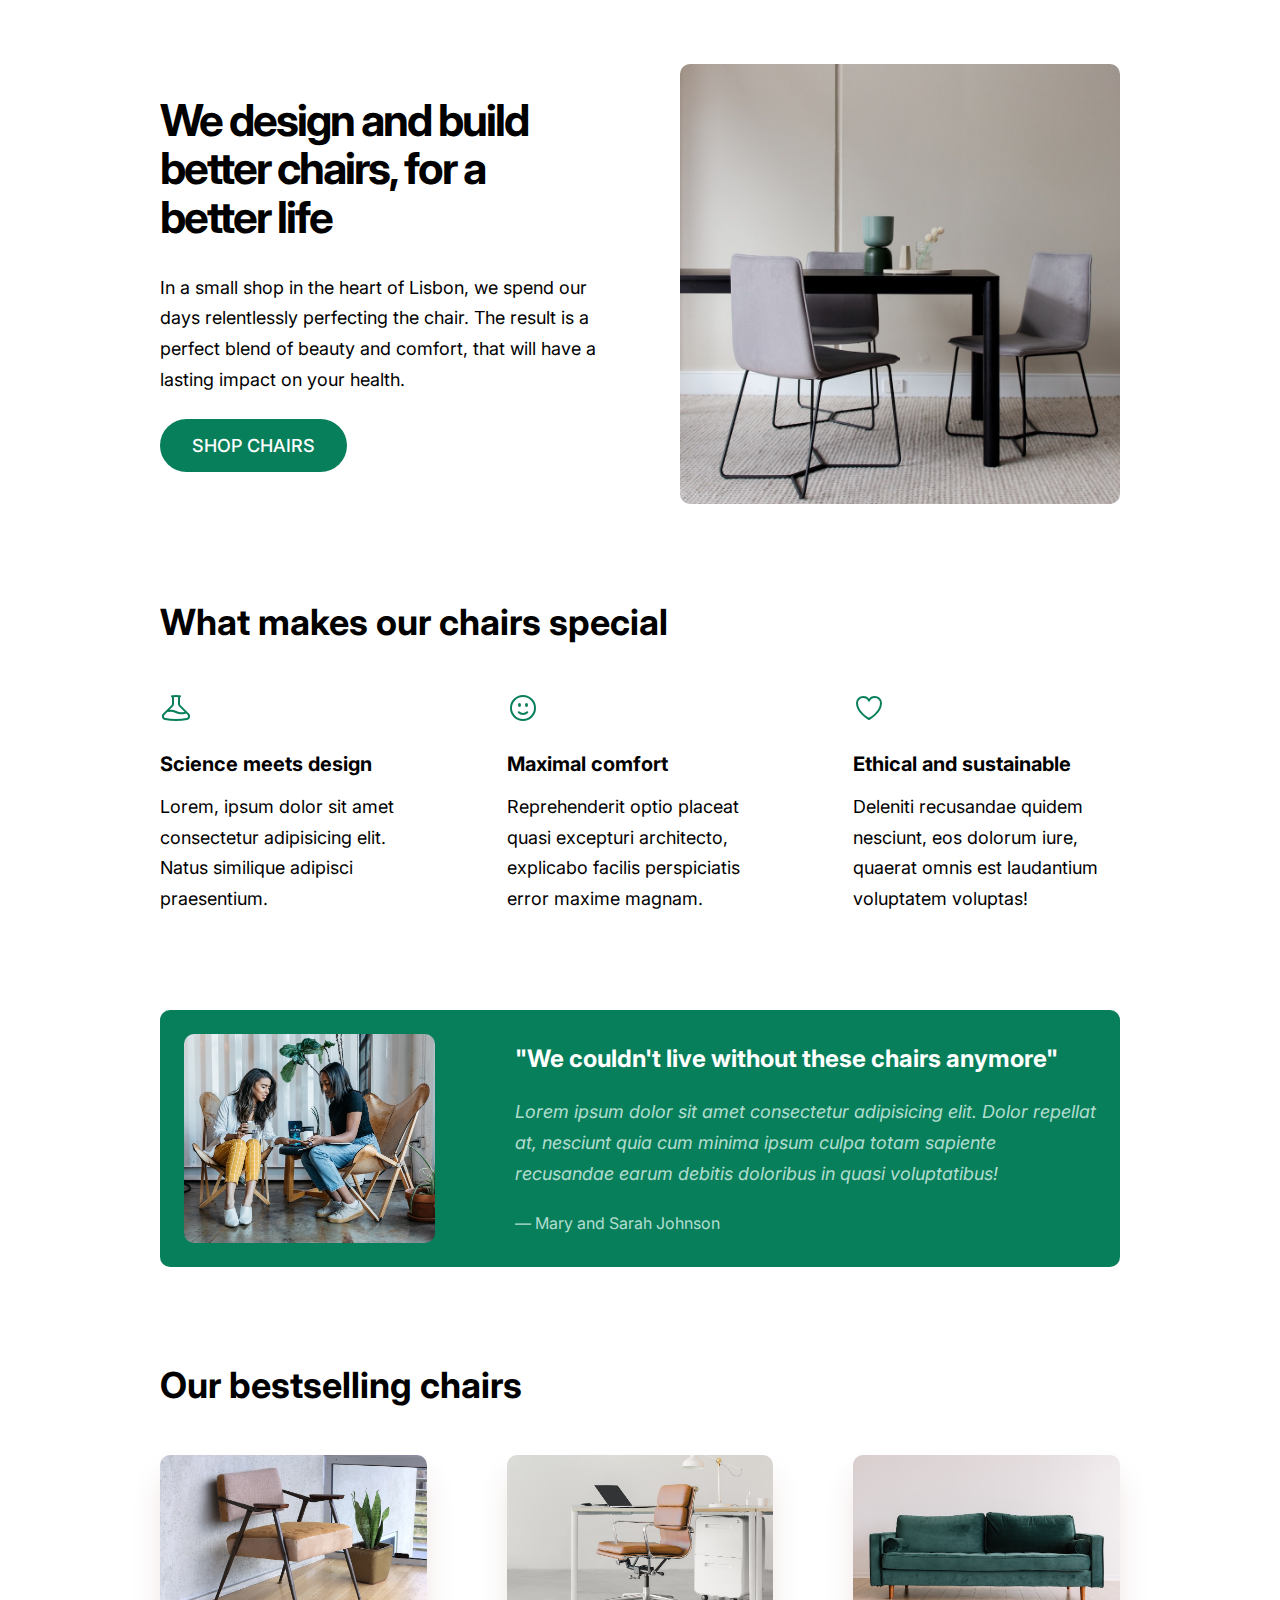
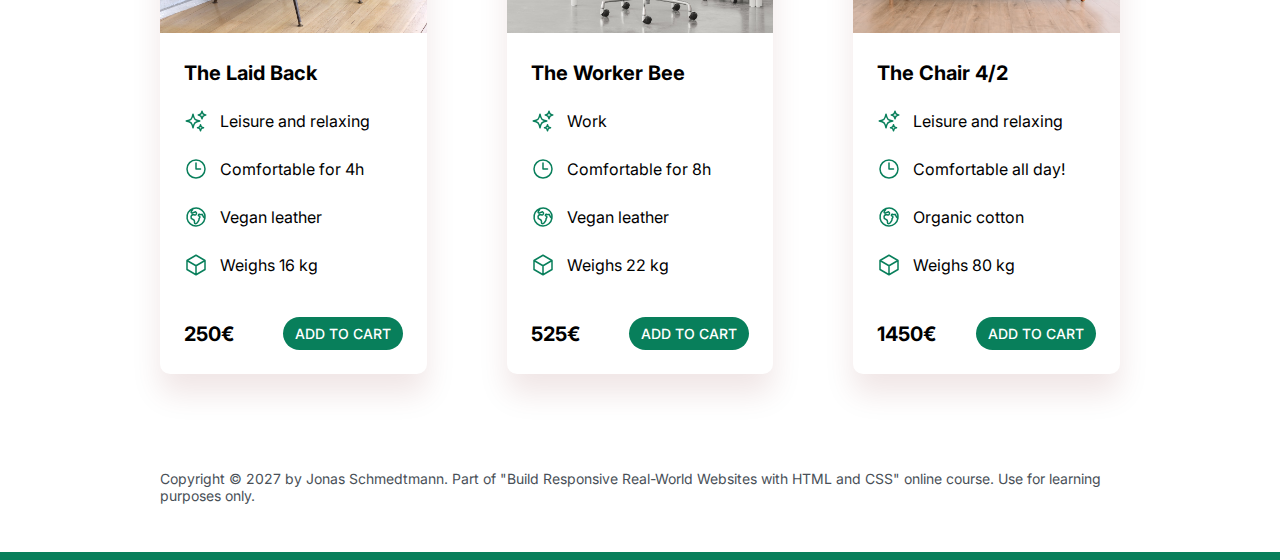
<file: 05-Design/index.html>
<!DOCTYPE html>
<html lang="en">
  <head>
    <meta charset="UTF-8" />
    <meta http-equiv="X-UA-Compatible" content="IE=edge" />
    <meta name="viewport" content="width=device-width, initial-scale=1.0" />
    <link rel="preconnect" href="https://fonts.googleapis.com" />

    <link
      href="https://fonts.googleapis.com/css2?family=Inter:wght@100..900&display=swap"
      rel="stylesheet"
    />
    <link rel="stylesheet" href="style.css" />
    <title>Lisbon Chair Shop</title>
  </head>
  <body>
    <div class="container">
      <header>
        <div class="header-text-box">
          <h1>We design and build better chairs, for a better life</h1>
          <p class="header-text">
            In a small shop in the heart of Lisbon, we spend our days
            relentlessly perfecting the chair. The result is a perfect blend of
            beauty and comfort, that will have a lasting impact on your health.
          </p>
          <a class="btn btn--big" href="#">Shop chairs</a>
        </div>
        <img src="hero.jpg" alt="Photo" />
      </header>

      <section>
        <h2>What makes our chairs special</h2>
        <div class="grid-3-cols">
          <div>
            <svg
              xmlns="http://www.w3.org/2000/svg"
              fill="none"
              viewBox="0 0 24 24"
              stroke-width="1.5"
              stroke="currentColor"
              class="features-icon"
            >
              <path
                stroke-linecap="round"
                stroke-linejoin="round"
                d="M9.75 3.104v5.714a2.25 2.25 0 0 1-.659 1.591L5 14.5M9.75 3.104c-.251.023-.501.05-.75.082m.75-.082a24.301 24.301 0 0 1 4.5 0m0 0v5.714c0 .597.237 1.17.659 1.591L19.8 15.3M14.25 3.104c.251.023.501.05.75.082M19.8 15.3l-1.57.393A9.065 9.065 0 0 1 12 15a9.065 9.065 0 0 0-6.23-.693L5 14.5m14.8.8 1.402 1.402c1.232 1.232.65 3.318-1.067 3.611A48.309 48.309 0 0 1 12 21c-2.773 0-5.491-.235-8.135-.687-1.718-.293-2.3-2.379-1.067-3.61L5 14.5"
              />
            </svg>

            <p class="features-title"><strong>Science meets design</strong></p>
            <p class="features-text">
              Lorem, ipsum dolor sit amet consectetur adipisicing elit. Natus
              similique adipisci praesentium.
            </p>
          </div>

          <div>
            <svg
              xmlns="http://www.w3.org/2000/svg"
              fill="none"
              viewBox="0 0 24 24"
              stroke-width="1.5"
              stroke="currentColor"
              class="features-icon"
            >
              <path
                stroke-linecap="round"
                stroke-linejoin="round"
                d="M15.182 15.182a4.5 4.5 0 0 1-6.364 0M21 12a9 9 0 1 1-18 0 9 9 0 0 1 18 0ZM9.75 9.75c0 .414-.168.75-.375.75S9 10.164 9 9.75 9.168 9 9.375 9s.375.336.375.75Zm-.375 0h.008v.015h-.008V9.75Zm5.625 0c0 .414-.168.75-.375.75s-.375-.336-.375-.75.168-.75.375-.75.375.336.375.75Zm-.375 0h.008v.015h-.008V9.75Z"
              />
            </svg>

            <p class="features-title">
              <strong>Maximal comfort</strong>
            </p>
            <p class="features-text">
              Reprehenderit optio placeat quasi excepturi architecto, explicabo
              facilis perspiciatis error maxime magnam.
            </p>
          </div>

          <div>
            <svg
              xmlns="http://www.w3.org/2000/svg"
              fill="none"
              viewBox="0 0 24 24"
              stroke-width="1.5"
              stroke="currentColor"
              class="features-icon"
            >
              <path
                stroke-linecap="round"
                stroke-linejoin="round"
                d="M21 8.25c0-2.485-2.099-4.5-4.688-4.5-1.935 0-3.597 1.126-4.312 2.733-.715-1.607-2.377-2.733-4.313-2.733C5.1 3.75 3 5.765 3 8.25c0 7.22 9 12 9 12s9-4.78 9-12Z"
              />
            </svg>

            <p class="features-title">
              <strong>Ethical and sustainable</strong>
            </p>
            <p class="features-text">
              Deleniti recusandae quidem nesciunt, eos dolorum iure, quaerat
              omnis est laudantium voluptatem voluptas!
            </p>
          </div>
        </div>
      </section>

      <section class="testimonial-section">
        <div class="grid-3-cols">
          <img src="customers.jpg" alt="People sitting on chairs" />
          <div class="testimonial-box">
            <h2>"We couldn't live without these chairs anymore"</h2>
            <blockquote class="testimonial-text">
              Lorem ipsum dolor sit amet consectetur adipisicing elit. Dolor
              repellat at, nesciunt quia cum minima ipsum culpa totam sapiente
              recusandae earum debitis doloribus in quasi voluptatibus!
            </blockquote>
            <p class="testimonial-author">&mdash; Mary and Sarah Johnson</p>
          </div>
        </div>
      </section>

      <section>
        <h2>Our bestselling chairs</h2>
        <div class="grid-3-cols">
          <figure class="chair">
            <img src="chair-1.jpg" alt="Chair" />
            <div class="chair-box">
              <h3>The Laid Back</h3>
              <ul class="chair-details">
                <li>
                  <svg
                    xmlns="http://www.w3.org/2000/svg"
                    fill="none"
                    viewBox="0 0 24 24"
                    stroke-width="1.5"
                    stroke="currentColor"
                    class="chair-icon"
                  >
                    <path
                      stroke-linecap="round"
                      stroke-linejoin="round"
                      d="M9.813 15.904 9 18.75l-.813-2.846a4.5 4.5 0 0 0-3.09-3.09L2.25 12l2.846-.813a4.5 4.5 0 0 0 3.09-3.09L9 5.25l.813 2.846a4.5 4.5 0 0 0 3.09 3.09L15.75 12l-2.846.813a4.5 4.5 0 0 0-3.09 3.09ZM18.259 8.715 18 9.75l-.259-1.035a3.375 3.375 0 0 0-2.455-2.456L14.25 6l1.036-.259a3.375 3.375 0 0 0 2.455-2.456L18 2.25l.259 1.035a3.375 3.375 0 0 0 2.456 2.456L21.75 6l-1.035.259a3.375 3.375 0 0 0-2.456 2.456ZM16.894 20.567 16.5 21.75l-.394-1.183a2.25 2.25 0 0 0-1.423-1.423L13.5 18.75l1.183-.394a2.25 2.25 0 0 0 1.423-1.423l.394-1.183.394 1.183a2.25 2.25 0 0 0 1.423 1.423l1.183.394-1.183.394a2.25 2.25 0 0 0-1.423 1.423Z"
                    />
                  </svg>

                  <!-- Span is a generic INLINE text element, it doesn't have any meaning. It's like a div element, but inline -->
                  <span>Leisure and relaxing</span>
                </li>
                <li>
                  <svg
                    xmlns="http://www.w3.org/2000/svg"
                    fill="none"
                    viewBox="0 0 24 24"
                    stroke-width="1.5"
                    stroke="currentColor"
                    class="chair-icon"
                  >
                    <path
                      stroke-linecap="round"
                      stroke-linejoin="round"
                      d="M12 6v6h4.5m4.5 0a9 9 0 1 1-18 0 9 9 0 0 1 18 0Z"
                    />
                  </svg>

                  <span>Comfortable for 4h</span>
                </li>
                <li>
                  <svg
                    xmlns="http://www.w3.org/2000/svg"
                    fill="none"
                    viewBox="0 0 24 24"
                    stroke-width="1.5"
                    stroke="currentColor"
                    class="chair-icon"
                  >
                    <path
                      stroke-linecap="round"
                      stroke-linejoin="round"
                      d="m20.893 13.393-1.135-1.135a2.252 2.252 0 0 1-.421-.585l-1.08-2.16a.414.414 0 0 0-.663-.107.827.827 0 0 1-.812.21l-1.273-.363a.89.89 0 0 0-.738 1.595l.587.39c.59.395.674 1.23.172 1.732l-.2.2c-.212.212-.33.498-.33.796v.41c0 .409-.11.809-.32 1.158l-1.315 2.191a2.11 2.11 0 0 1-1.81 1.025 1.055 1.055 0 0 1-1.055-1.055v-1.172c0-.92-.56-1.747-1.414-2.089l-.655-.261a2.25 2.25 0 0 1-1.383-2.46l.007-.042a2.25 2.25 0 0 1 .29-.787l.09-.15a2.25 2.25 0 0 1 2.37-1.048l1.178.236a1.125 1.125 0 0 0 1.302-.795l.208-.73a1.125 1.125 0 0 0-.578-1.315l-.665-.332-.091.091a2.25 2.25 0 0 1-1.591.659h-.18c-.249 0-.487.1-.662.274a.931.931 0 0 1-1.458-1.137l1.411-2.353a2.25 2.25 0 0 0 .286-.76m11.928 9.869A9 9 0 0 0 8.965 3.525m11.928 9.868A9 9 0 1 1 8.965 3.525"
                    />
                  </svg>

                  <span>Vegan leather</span>
                </li>
                <li>
                  <svg
                    xmlns="http://www.w3.org/2000/svg"
                    fill="none"
                    viewBox="0 0 24 24"
                    stroke-width="1.5"
                    stroke="currentColor"
                    class="chair-icon"
                  >
                    <path
                      stroke-linecap="round"
                      stroke-linejoin="round"
                      d="m21 7.5-9-5.25L3 7.5m18 0-9 5.25m9-5.25v9l-9 5.25M3 7.5l9 5.25M3 7.5v9l9 5.25m0-9v9"
                    />
                  </svg>

                  <span>Weighs 16 kg</span>
                </li>
              </ul>
              <div class="chair-price">
                <strong>250€</strong>
                <a href="#" class="btn btn--small">Add to cart</a>
              </div>
            </div>
          </figure>

          <figure class="chair">
            <img src="chair-2.jpg" alt="Chair" />
            <div class="chair-box">
              <h3>The Worker Bee</h3>
              <ul class="chair-details">
                <li>
                  <svg
                    xmlns="http://www.w3.org/2000/svg"
                    fill="none"
                    viewBox="0 0 24 24"
                    stroke-width="1.5"
                    stroke="currentColor"
                    class="chair-icon"
                  >
                    <path
                      stroke-linecap="round"
                      stroke-linejoin="round"
                      d="M9.813 15.904 9 18.75l-.813-2.846a4.5 4.5 0 0 0-3.09-3.09L2.25 12l2.846-.813a4.5 4.5 0 0 0 3.09-3.09L9 5.25l.813 2.846a4.5 4.5 0 0 0 3.09 3.09L15.75 12l-2.846.813a4.5 4.5 0 0 0-3.09 3.09ZM18.259 8.715 18 9.75l-.259-1.035a3.375 3.375 0 0 0-2.455-2.456L14.25 6l1.036-.259a3.375 3.375 0 0 0 2.455-2.456L18 2.25l.259 1.035a3.375 3.375 0 0 0 2.456 2.456L21.75 6l-1.035.259a3.375 3.375 0 0 0-2.456 2.456ZM16.894 20.567 16.5 21.75l-.394-1.183a2.25 2.25 0 0 0-1.423-1.423L13.5 18.75l1.183-.394a2.25 2.25 0 0 0 1.423-1.423l.394-1.183.394 1.183a2.25 2.25 0 0 0 1.423 1.423l1.183.394-1.183.394a2.25 2.25 0 0 0-1.423 1.423Z"
                    />
                  </svg>
                  <span>Work</span>
                </li>
                <li>
                  <svg
                    xmlns="http://www.w3.org/2000/svg"
                    fill="none"
                    viewBox="0 0 24 24"
                    stroke-width="1.5"
                    stroke="currentColor"
                    class="chair-icon"
                  >
                    <path
                      stroke-linecap="round"
                      stroke-linejoin="round"
                      d="M12 6v6h4.5m4.5 0a9 9 0 1 1-18 0 9 9 0 0 1 18 0Z"
                    /></svg
                  ><span>Comfortable for 8h</span>
                </li>
                <li>
                  <svg
                    xmlns="http://www.w3.org/2000/svg"
                    fill="none"
                    viewBox="0 0 24 24"
                    stroke-width="1.5"
                    stroke="currentColor"
                    class="chair-icon"
                  >
                    <path
                      stroke-linecap="round"
                      stroke-linejoin="round"
                      d="m20.893 13.393-1.135-1.135a2.252 2.252 0 0 1-.421-.585l-1.08-2.16a.414.414 0 0 0-.663-.107.827.827 0 0 1-.812.21l-1.273-.363a.89.89 0 0 0-.738 1.595l.587.39c.59.395.674 1.23.172 1.732l-.2.2c-.212.212-.33.498-.33.796v.41c0 .409-.11.809-.32 1.158l-1.315 2.191a2.11 2.11 0 0 1-1.81 1.025 1.055 1.055 0 0 1-1.055-1.055v-1.172c0-.92-.56-1.747-1.414-2.089l-.655-.261a2.25 2.25 0 0 1-1.383-2.46l.007-.042a2.25 2.25 0 0 1 .29-.787l.09-.15a2.25 2.25 0 0 1 2.37-1.048l1.178.236a1.125 1.125 0 0 0 1.302-.795l.208-.73a1.125 1.125 0 0 0-.578-1.315l-.665-.332-.091.091a2.25 2.25 0 0 1-1.591.659h-.18c-.249 0-.487.1-.662.274a.931.931 0 0 1-1.458-1.137l1.411-2.353a2.25 2.25 0 0 0 .286-.76m11.928 9.869A9 9 0 0 0 8.965 3.525m11.928 9.868A9 9 0 1 1 8.965 3.525"
                    /></svg
                  ><span>Vegan leather</span>
                </li>
                <li>
                  <svg
                    xmlns="http://www.w3.org/2000/svg"
                    fill="none"
                    viewBox="0 0 24 24"
                    stroke-width="1.5"
                    stroke="currentColor"
                    class="chair-icon"
                  >
                    <path
                      stroke-linecap="round"
                      stroke-linejoin="round"
                      d="m21 7.5-9-5.25L3 7.5m18 0-9 5.25m9-5.25v9l-9 5.25M3 7.5l9 5.25M3 7.5v9l9 5.25m0-9v9"
                    /></svg
                  ><span>Weighs 22 kg</span>
                </li>
              </ul>
              <div class="chair-price">
                <strong>525€</strong>
                <a href="#" class="btn btn--small">Add to cart</a>
              </div>
            </div>
          </figure>

          <figure class="chair">
            <img src="chair-3.jpg" alt="Chair" />
            <div class="chair-box">
              <h3>The Chair 4/2</h3>
              <ul class="chair-details">
                <li>
                  <svg
                    xmlns="http://www.w3.org/2000/svg"
                    fill="none"
                    viewBox="0 0 24 24"
                    stroke-width="1.5"
                    stroke="currentColor"
                    class="chair-icon"
                  >
                    <path
                      stroke-linecap="round"
                      stroke-linejoin="round"
                      d="M9.813 15.904 9 18.75l-.813-2.846a4.5 4.5 0 0 0-3.09-3.09L2.25 12l2.846-.813a4.5 4.5 0 0 0 3.09-3.09L9 5.25l.813 2.846a4.5 4.5 0 0 0 3.09 3.09L15.75 12l-2.846.813a4.5 4.5 0 0 0-3.09 3.09ZM18.259 8.715 18 9.75l-.259-1.035a3.375 3.375 0 0 0-2.455-2.456L14.25 6l1.036-.259a3.375 3.375 0 0 0 2.455-2.456L18 2.25l.259 1.035a3.375 3.375 0 0 0 2.456 2.456L21.75 6l-1.035.259a3.375 3.375 0 0 0-2.456 2.456ZM16.894 20.567 16.5 21.75l-.394-1.183a2.25 2.25 0 0 0-1.423-1.423L13.5 18.75l1.183-.394a2.25 2.25 0 0 0 1.423-1.423l.394-1.183.394 1.183a2.25 2.25 0 0 0 1.423 1.423l1.183.394-1.183.394a2.25 2.25 0 0 0-1.423 1.423Z"
                    />
                  </svg>
                  <span>Leisure and relaxing</span>
                </li>
                <li>
                  <svg
                    xmlns="http://www.w3.org/2000/svg"
                    fill="none"
                    viewBox="0 0 24 24"
                    stroke-width="1.5"
                    stroke="currentColor"
                    class="chair-icon"
                  >
                    <path
                      stroke-linecap="round"
                      stroke-linejoin="round"
                      d="M12 6v6h4.5m4.5 0a9 9 0 1 1-18 0 9 9 0 0 1 18 0Z"
                    /></svg
                  ><span>Comfortable all day!</span>
                </li>
                <li>
                  <svg
                    xmlns="http://www.w3.org/2000/svg"
                    fill="none"
                    viewBox="0 0 24 24"
                    stroke-width="1.5"
                    stroke="currentColor"
                    class="chair-icon"
                  >
                    <path
                      stroke-linecap="round"
                      stroke-linejoin="round"
                      d="m20.893 13.393-1.135-1.135a2.252 2.252 0 0 1-.421-.585l-1.08-2.16a.414.414 0 0 0-.663-.107.827.827 0 0 1-.812.21l-1.273-.363a.89.89 0 0 0-.738 1.595l.587.39c.59.395.674 1.23.172 1.732l-.2.2c-.212.212-.33.498-.33.796v.41c0 .409-.11.809-.32 1.158l-1.315 2.191a2.11 2.11 0 0 1-1.81 1.025 1.055 1.055 0 0 1-1.055-1.055v-1.172c0-.92-.56-1.747-1.414-2.089l-.655-.261a2.25 2.25 0 0 1-1.383-2.46l.007-.042a2.25 2.25 0 0 1 .29-.787l.09-.15a2.25 2.25 0 0 1 2.37-1.048l1.178.236a1.125 1.125 0 0 0 1.302-.795l.208-.73a1.125 1.125 0 0 0-.578-1.315l-.665-.332-.091.091a2.25 2.25 0 0 1-1.591.659h-.18c-.249 0-.487.1-.662.274a.931.931 0 0 1-1.458-1.137l1.411-2.353a2.25 2.25 0 0 0 .286-.76m11.928 9.869A9 9 0 0 0 8.965 3.525m11.928 9.868A9 9 0 1 1 8.965 3.525"
                    /></svg
                  ><span>Organic cotton</span>
                </li>
                <li>
                  <svg
                    xmlns="http://www.w3.org/2000/svg"
                    fill="none"
                    viewBox="0 0 24 24"
                    stroke-width="1.5"
                    stroke="currentColor"
                    class="chair-icon"
                  >
                    <path
                      stroke-linecap="round"
                      stroke-linejoin="round"
                      d="m21 7.5-9-5.25L3 7.5m18 0-9 5.25m9-5.25v9l-9 5.25M3 7.5l9 5.25M3 7.5v9l9 5.25m0-9v9"
                    /></svg
                  ><span>Weighs 80 kg</span>
                </li>
              </ul>
              <div class="chair-price">
                <strong>1450€</strong>
                <a href="#" class="btn btn--small">Add to cart</a>
              </div>
            </div>
          </figure>
        </div>
      </section>

      <footer>
        Copyright &copy; 2027 by Jonas Schmedtmann. Part of "Build Responsive
        Real-World Websites with HTML and CSS" online course. Use for learning
        purposes only.
      </footer>
    </div>
  </body>
</html>
</file>
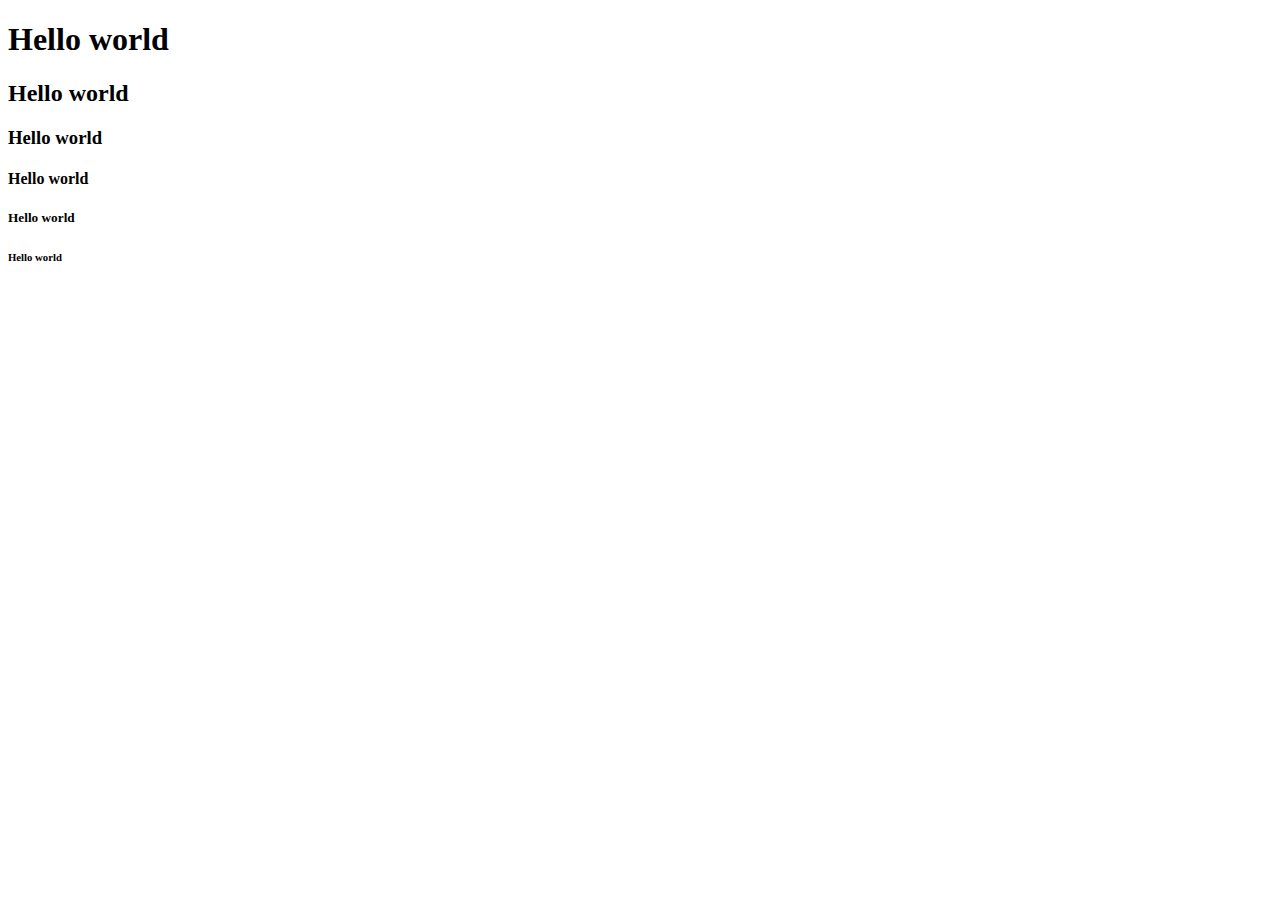
<file: first_website/index.html>
<!DOCTYPE html>
<html>
  <head>
    <title>My first HTML page</title>
  </head>
  <body>
    <h1>Hello world</h1>
    <h2>Hello world</h2>
    <h3>Hello world</h3>
    <h4>Hello world</h4>
    <h5>Hello world</h5>
    <h6>Hello world</h6>
  </body>
</html>
</file>
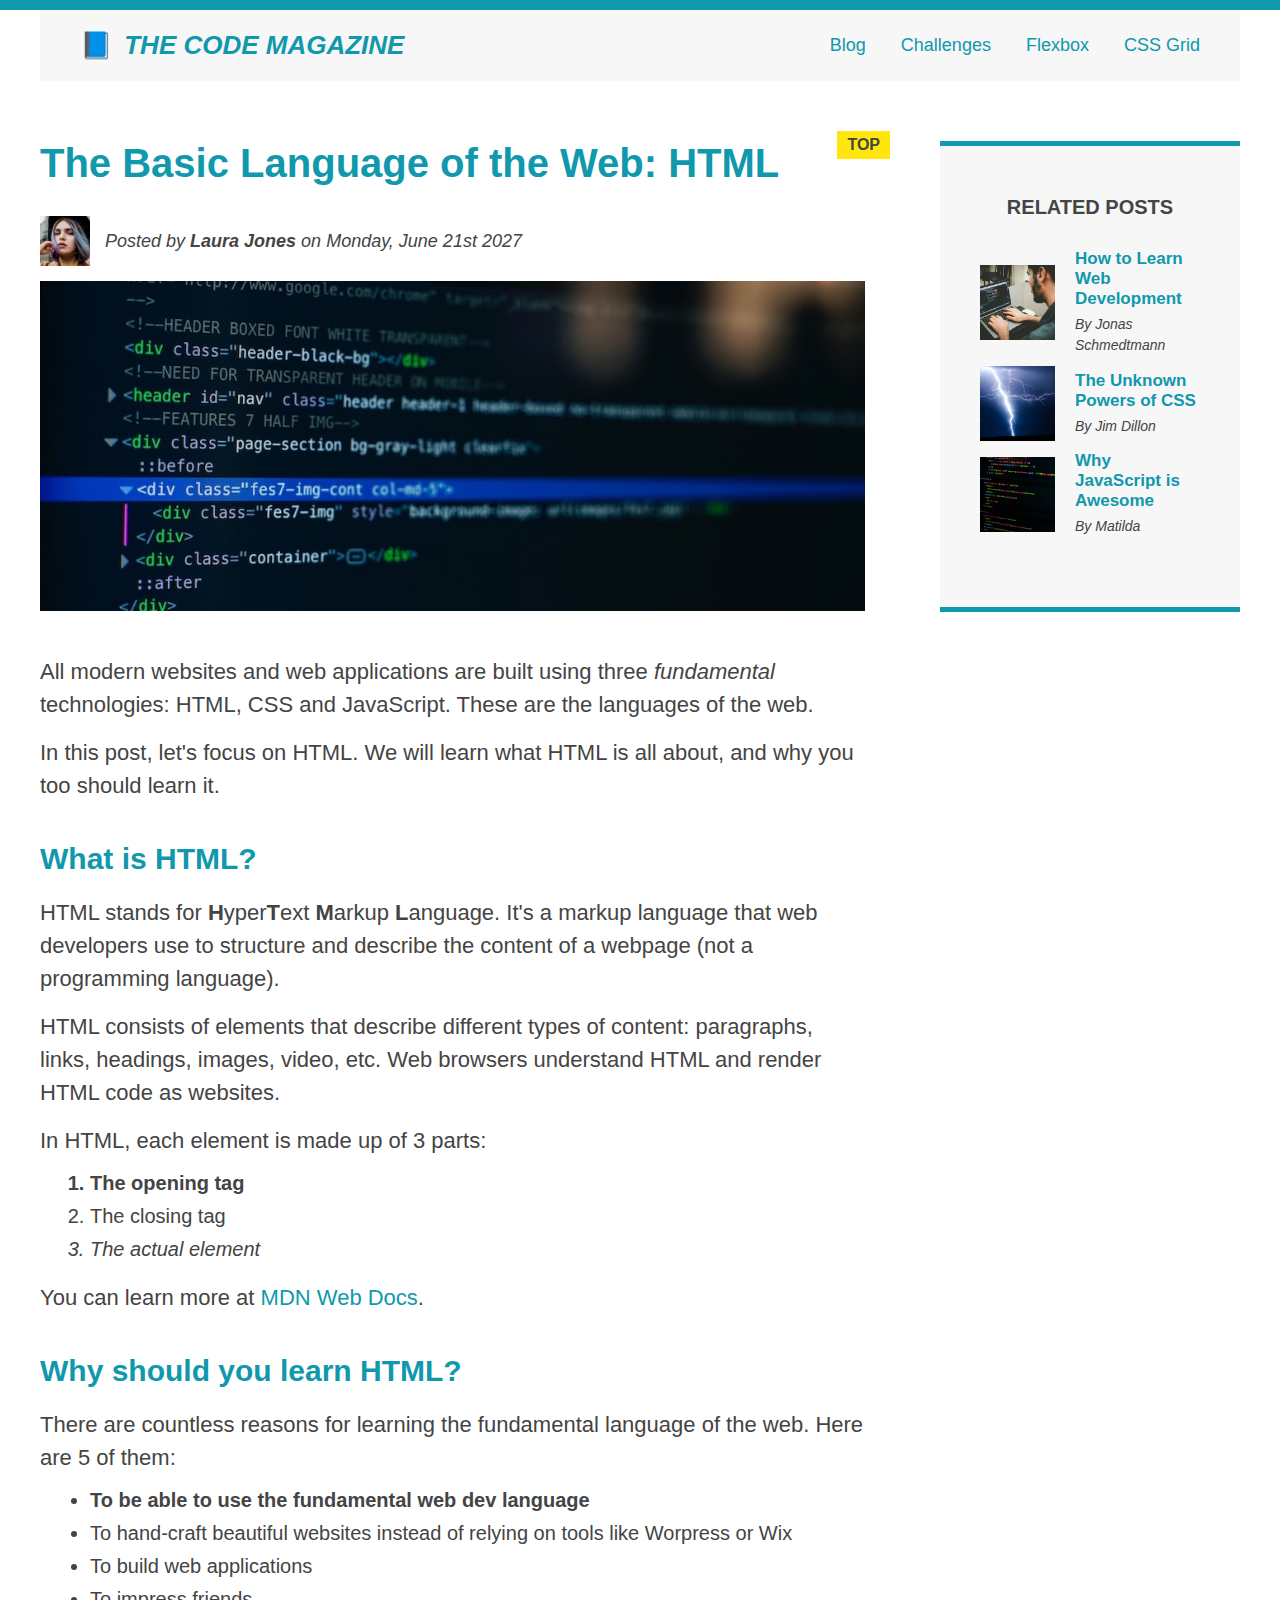
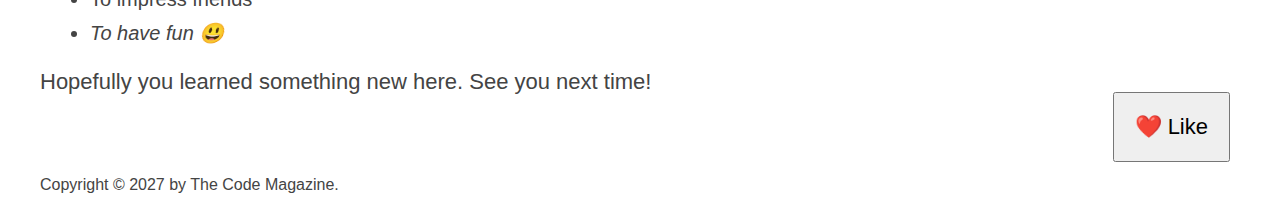
<file: Section-03/index.html>
<!DOCTYPE html>
<html lang="en">
  <head>
    <meta charset="UTF-8" />
    <link href="styles.css" rel="stylesheet" />

    <title>The Basic Language of the Web: HTML</title>
  </head>

  <body>
    <!--
    <h1>The Basic Language of the Web: HTML</h1>
    <h2>The Basic Language of the Web: HTML</h2>
    <h3>The Basic Language of the Web: HTML</h3>
    <h4>The Basic Language of the Web: HTML</h4>
    <h5>The Basic Language of the Web: HTML</h5>
    <h6>The Basic Language of the Web: HTML</h6>
    -->

    <div class="container">
      <header class="main-header">
        <h1>📘 The Code Magazine</h1>

        <nav>
          <!-- <strong>This is the navigation</strong> -->
          <a href="blog.html">Blog</a>
          <a href="#">Challenges</a>
          <a href="flexbox.html">Flexbox</a>
          <a href="css-grid.html">CSS Grid</a>
        </nav>
      </header>

      <!-- <div class="row"> -->
      <article>
        <header class="post-header">
          <h2>The Basic Language of the Web: HTML</h2>

          <div class="author-box">
            <img
              src="img/laura-jones.jpg"
              alt="Headshot of Laura Jones"
              height="50"
              width="50"
            />
            <p class="author">
              Posted by <strong>Laura Jones</strong> on Monday, June 21st 2027
            </p>
          </div>
          <img
            src="img/post-img.jpg"
            alt="HTML code on a screen"
            width="500"
            height="200"
            class="post-img"
          />
          <button>❤️ Like</button>
        </header>

        <p>
          All modern websites and web applications are built using three
          <em>fundamental</em>
          technologies: HTML, CSS and JavaScript. These are the languages of the
          web.
        </p>

        <p>
          In this post, let's focus on HTML. We will learn what HTML is all
          about, and why you too should learn it.
        </p>

        <h3>What is HTML?</h3>
        <p>
          HTML stands for <strong>H</strong>yper<strong>T</strong>ext
          <strong>M</strong>arkup <strong>L</strong>anguage. It's a markup
          language that web developers use to structure and describe the content
          of a webpage (not a programming language).
        </p>
        <p>
          HTML consists of elements that describe different types of content:
          paragraphs, links, headings, images, video, etc. Web browsers
          understand HTML and render HTML code as websites.
        </p>
        <p>In HTML, each element is made up of 3 parts:</p>

        <ol>
          <li class="first-li">The opening tag</li>
          <li>The closing tag</li>
          <li>The actual element</li>
        </ol>

        <p>
          You can learn more at
          <a
            href="https://developer.mozilla.org/en-US/docs/Web/HTML"
            target="_blank"
            >MDN Web Docs</a
          >.
        </p>

        <h3>Why should you learn HTML?</h3>

        <p>
          There are countless reasons for learning the fundamental language of
          the web. Here are 5 of them:
        </p>

        <ul>
          <li class="first-li">
            To be able to use the fundamental web dev language
          </li>
          <li>
            To hand-craft beautiful websites instead of relying on tools like
            Worpress or Wix
          </li>
          <li>To build web applications</li>
          <li>To impress friends</li>
          <li>To have fun 😃</li>
        </ul>

        <p>Hopefully you learned something new here. See you next time!</p>
      </article>
      <aside>
        <h4>Related posts</h4>

        <ul class="related">
          <li class="related-post">
            <img
              src="img/related-1.jpg"
              alt="Person programming"
              width="75"
              height="75"
            />
            <div>
              <a href="#" class="related-link">How to Learn Web Development</a>
              <p class="related-author">By Jonas Schmedtmann</p>
            </div>
          </li>
          <li class="related-post">
            <img
              src="img/related-2.jpg"
              alt="Lightning"
              width="75"
              height="75"
            />
            <div>
              <a href="#" class="related-link">The Unknown Powers of CSS</a>
              <p class="related-author">By Jim Dillon</p>
            </div>
          </li>
          <li class="related-post">
            <img
              src="img/related-3.jpg"
              alt="JavaScript code on a screen"
              width="75"
              height="75"
            />
            <div>
              <a href="#" class="related-link">Why JavaScript is Awesome</a>
              <p class="related-author">By Matilda</p>
            </div>
          </li>
        </ul>
      </aside>
      <!-- </div> -->
      <footer>
        <p id="copyright" class="copyright text">
          Copyright &copy; 2027 by The Code Magazine.
        </p>
      </footer>
    </div>
  </body>
</html>
</file>
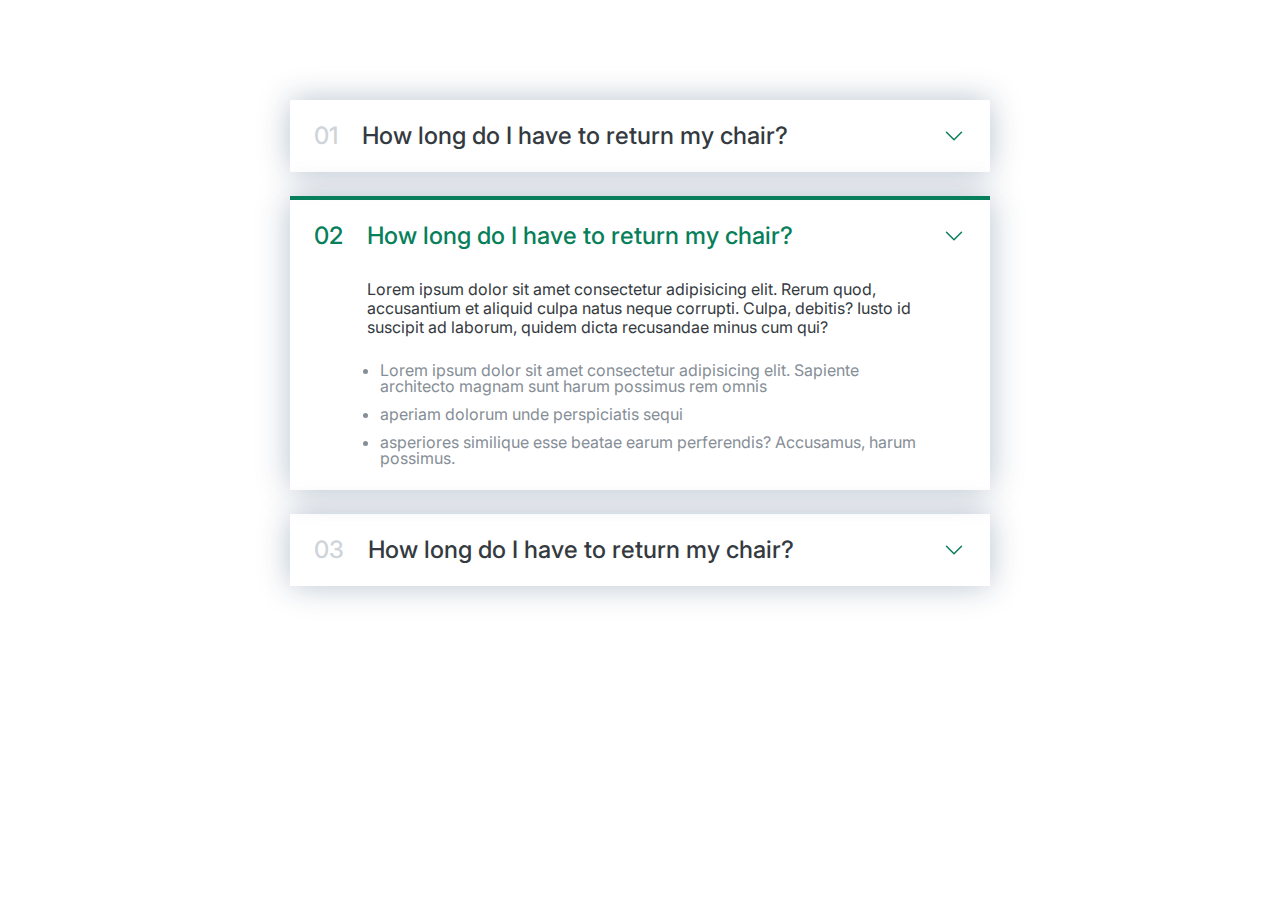
<file: 06-Components/01-accordion.html>
<!DOCTYPE html>
<html lang="en">
  <head>
    <meta charset="UTF-8" />
    <meta name="viewport" content="width=device-width, initial-scale=1.0" />
    <link
      href="https://fonts.googleapis.com/css2?family=Inter:wght@100..900&display=swap"
      rel="stylesheet"
    />
    <title>Accordion Component</title>
    <style>
      /*
                SPACING SYSTEM (px)
                2 / 4 / 8 / 12 / 16 / 24 / 32 / 48 / 64 / 80 / 96 / 128

                FONT SIZE SYSTEM (px)
                10 / 12 / 14 / 16 / 18 / 20 / 24 / 30 / 36 / 44 / 52 / 62 / 74 / 86 / 98
                */

      /*
                MAIN COLOR: #087f5b
                GREY COLOR: #343a40
                */

      * {
        margin: 0;
        padding: 0;
        box-sizing: border-box;
      }

      /* ------------------------ */
      /* GENERAL STYLES */
      /* ------------------------ */
      body {
        font-family: "Inter", sans-serif;
        color: #343a40;
        line-height: 1;
      }

      .accordion {
        width: 700px;
        margin: 100px auto;
        display: flex;
        flex-direction: column;
        gap: 24px;
      }

      .item {
        box-shadow: #072f5849 0px 0px 32px;
        padding: 24px;
        display: grid;
        grid-template-columns: auto 1fr auto;
        column-gap: 24px;
        row-gap: 32px;
        align-items: center;
      }
      .number,
      .text {
        font-size: 24px;
        font-weight: 500;
        /* color: #087f5b; */
      }

      .number {
        color: #ced4da;
      }
      .text {
      }
      .icon {
        width: 24px;
        height: 24px;
        stroke: #087f5b;
      }
      .hidden-box {
        display: none;
        grid-column: 2;
      }
      .hidden-box p {
        line-height: 1.2;
        margin-bottom: 24px;
      }

      .hidden-box ul {
        color: #868e96;
        margin-left: 13px;
        display: flex;
        flex-direction: column;
        gap: 12px;
      }

      .open {
        border-top: 4px solid #087f5b;
      }

      .open .hidden-box {
        display: block;
      }

      .open .number,
      .open .text {
        color: #087f5b;
      }
    </style>
  </head>
  <body>
    <div class="accordion">
      <div class="item">
        <p class="number">01</p>
        <p class="text">How long do I have to return my chair?</p>
        <svg
          xmlns="http://www.w3.org/2000/svg"
          fill="none"
          viewBox="0 0 24 24"
          stroke-width="1.5"
          stroke="currentColor"
          class="icon"
        >
          <path
            stroke-linecap="round"
            stroke-linejoin="round"
            d="m19.5 8.25-7.5 7.5-7.5-7.5"
          />
        </svg>
        <div class="hidden-box">
          <p>
            Lorem ipsum dolor sit amet consectetur adipisicing elit. Rerum quod,
            accusantium et aliquid culpa natus neque corrupti. Culpa, debitis?
            Iusto id suscipit ad laborum, quidem dicta recusandae minus cum qui?
          </p>
          <ul>
            <li>
              Lorem ipsum dolor sit amet consectetur adipisicing elit. Sapiente
              architecto magnam sunt harum possimus rem omnis
            </li>
            <li>aperiam dolorum unde perspiciatis sequi</li>
            <li>
              asperiores similique esse beatae earum perferendis? Accusamus,
              harum possimus.
            </li>
          </ul>
        </div>
      </div>
      <div class="item open">
        <p class="number">02</p>
        <p class="text">How long do I have to return my chair?</p>
        <svg
          xmlns="http://www.w3.org/2000/svg"
          fill="none"
          viewBox="0 0 24 24"
          stroke-width="1.5"
          stroke="currentColor"
          class="icon"
        >
          <path
            stroke-linecap="round"
            stroke-linejoin="round"
            d="m19.5 8.25-7.5 7.5-7.5-7.5"
          />
        </svg>
        <div class="hidden-box">
          <p>
            Lorem ipsum dolor sit amet consectetur adipisicing elit. Rerum quod,
            accusantium et aliquid culpa natus neque corrupti. Culpa, debitis?
            Iusto id suscipit ad laborum, quidem dicta recusandae minus cum qui?
          </p>
          <ul>
            <li>
              Lorem ipsum dolor sit amet consectetur adipisicing elit. Sapiente
              architecto magnam sunt harum possimus rem omnis
            </li>
            <li>aperiam dolorum unde perspiciatis sequi</li>
            <li>
              asperiores similique esse beatae earum perferendis? Accusamus,
              harum possimus.
            </li>
          </ul>
        </div>
      </div>
      <div class="item">
        <p class="number">03</p>
        <p class="text">How long do I have to return my chair?</p>
        <svg
          xmlns="http://www.w3.org/2000/svg"
          fill="none"
          viewBox="0 0 24 24"
          stroke-width="1.5"
          stroke="currentColor"
          class="icon"
        >
          <path
            stroke-linecap="round"
            stroke-linejoin="round"
            d="m19.5 8.25-7.5 7.5-7.5-7.5"
          />
        </svg>
        <div class="hidden-box">
          <p>
            Lorem ipsum dolor sit amet consectetur adipisicing elit. Rerum quod,
            accusantium et aliquid culpa natus neque corrupti. Culpa, debitis?
            Iusto id suscipit ad laborum, quidem dicta recusandae minus cum qui?
          </p>
          <ul>
            <li>
              Lorem ipsum dolor sit amet consectetur adipisicing elit. Sapiente
              architecto magnam sunt harum possimus rem omnis
            </li>
            <li>aperiam dolorum unde perspiciatis sequi</li>
            <li>
              asperiores similique esse beatae earum perferendis? Accusamus,
              harum possimus.
            </li>
          </ul>
        </div>
      </div>
    </div>
  </body>
</html>
</file>
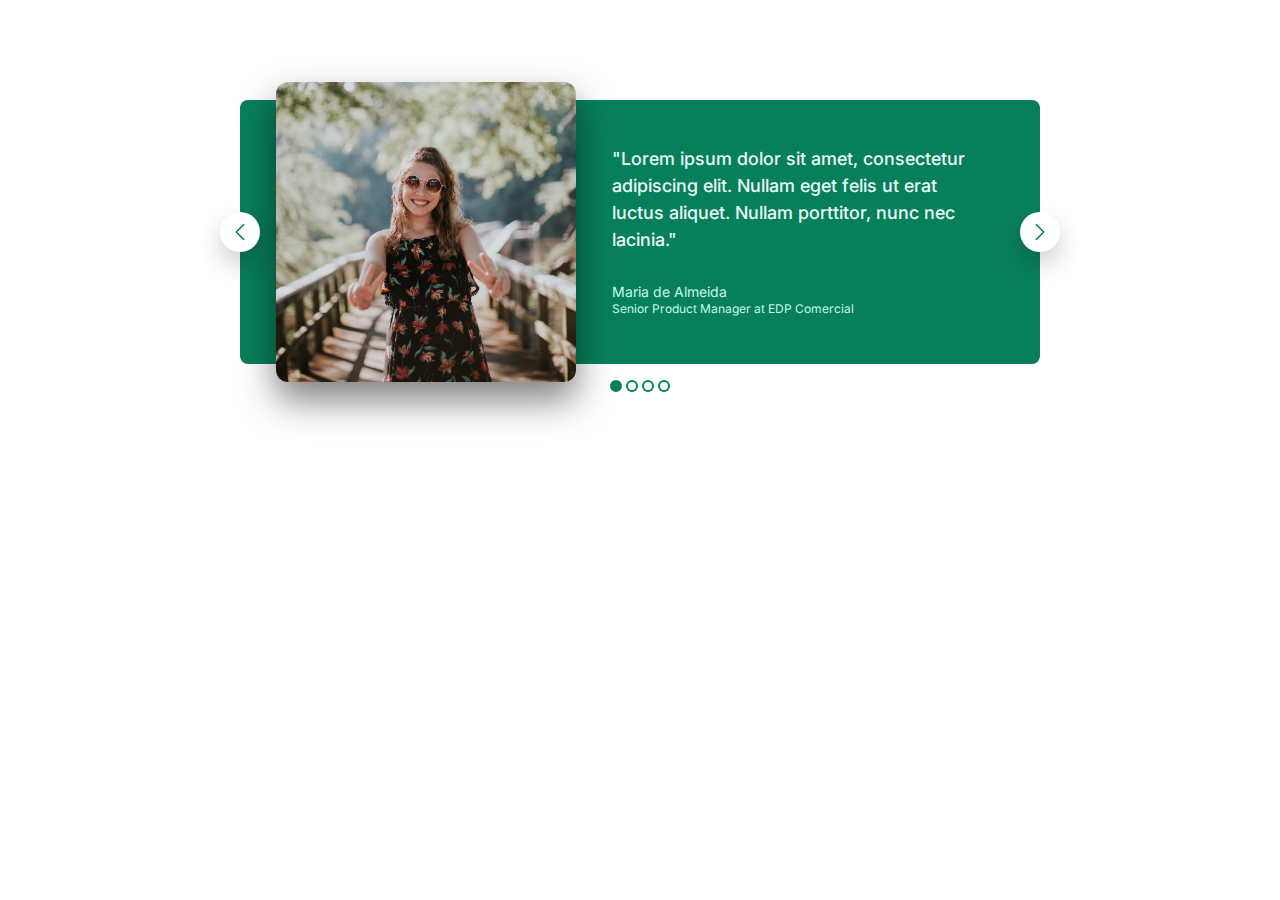
<file: 06-Components/02-carousel.html>
<!DOCTYPE html>
<html lang="en">
  <head>
    <meta charset="UTF-8" />
    <meta name="viewport" content="width=device-width, initial-scale=1.0" />
    <link
      href="https://fonts.googleapis.com/css2?family=Inter:wght@100..900&display=swap"
      rel="stylesheet"
    />
    <title>Carousel Component</title>
    <style>
      /*
                SPACING SYSTEM (px)
                2 / 4 / 8 / 12 / 16 / 24 / 32 / 48 / 64 / 80 / 96 / 128

                FONT SIZE SYSTEM (px)
                10 / 12 / 14 / 16 / 18 / 20 / 24 / 30 / 36 / 44 / 52 / 62 / 74 / 86 / 98
                */

      /*
                MAIN COLOR: #087f5b
                GREY COLOR: #343a40
                */

      * {
        margin: 0;
        padding: 0;
        box-sizing: border-box;
      }

      /* ------------------------ */
      /* GENERAL STYLES */
      /* ------------------------ */
      body {
        font-family: "Inter", sans-serif;
        color: #343a40;
        line-height: 1;
      }

      img {
        height: 200px;
        border-radius: 8px;
        transform: scale(1.5);
        box-shadow: 0 12px 24px rgba(0, 0, 0, 0.5);
      }
      .carousel {
        background-color: #087f5b;
        width: 800px;
        margin: 100px auto;
        border-radius: 8px;
        padding: 32px 48px 32px 86px;
        display: flex;
        align-items: center;
        gap: 86px;
        position: relative;
      }

      .testimonial {
      }
      .testimonial-text {
        font-size: 18px;
        font-weight: 500;
        line-height: 1.5;
        margin-bottom: 32px;
        color: #e6fcf5;
      }
      .testimonial-author {
        font-size: 14px;
        margin-bottom: 4px;
        color: #c3fae8;
      }
      .testimonial-job {
        font-size: 12px;
        margin-bottom: 4px;
        color: #c3fae8;
      }
      /* CONTROLS*/
      .btn {
        background-color: #fff;
        border: none;
        border-radius: 50%;
        height: 40px;
        width: 40px;
        position: absolute;
        display: flex;
        align-items: center;
        justify-content: center;
        box-shadow: 0 12px 24px rgba(0, 0, 0, 0.2);
        cursor: pointer;
      }
      .btn--left {
        left: 0;
        top: 50%;
        transform: translate(-50%, -50%);
      }
      .btn--right {
        right: 0;
        top: 50%;
        transform: translate(50%, -50%);
      }
      .button-icon {
        width: 24px;
        height: 24px;
        stroke: #087f5b;
      }
      .dots {
        position: absolute;
        bottom: 0;
        left: 50%;
        transform: translate(-50%, 32px);
        gap: 12px;
      }
      .dot {
        height: 12px;
        width: 12px;
        background-color: #fff;
        border: 2px solid #087f5b;
        border-radius: 50%;
        cursor: pointer;
      }

      .active {
        background-color: #087f5b;
      }
    </style>
  </head>
  <body>
    <div class="carousel">
      <img src="maria.jpg" alt="Maria de Almeida" />
      <blockquote class="testimonial">
        <p class="testimonial-text">
          "Lorem ipsum dolor sit amet, consectetur adipiscing elit. Nullam eget
          felis ut erat luctus aliquet. Nullam porttitor, nunc nec lacinia."
        </p>
        <p class="testimonial-author">Maria de Almeida</p>
        <p class="testimonial-job">Senior Product Manager at EDP Comercial</p>
      </blockquote>
      <button class="btn btn--left">
        <svg
          xmlns="http://www.w3.org/2000/svg"
          fill="none"
          viewBox="0 0 24 24"
          stroke-width="1.5"
          stroke="currentColor"
          class="button-icon"
        >
          <path
            stroke-linecap="round"
            stroke-linejoin="round"
            d="M15.75 19.5 8.25 12l7.5-7.5"
          />
        </svg>
      </button>
      <button class="btn btn--right">
        <svg
          xmlns="http://www.w3.org/2000/svg"
          fill="none"
          viewBox="0 0 24 24"
          stroke-width="1.5"
          stroke="currentColor"
          class="button-icon"
        >
          <path
            stroke-linecap="round"
            stroke-linejoin="round"
            d="m8.25 4.5 7.5 7.5-7.5 7.5"
          />
        </svg>
      </button>
      <div class="dots">
        <button class="dot active">&nbsp;</button>
        <button class="dot">&nbsp;</button>
        <button class="dot">&nbsp;</button>
        <button class="dot">&nbsp;</button>
      </div>
    </div>
  </body>
</html>
</file>
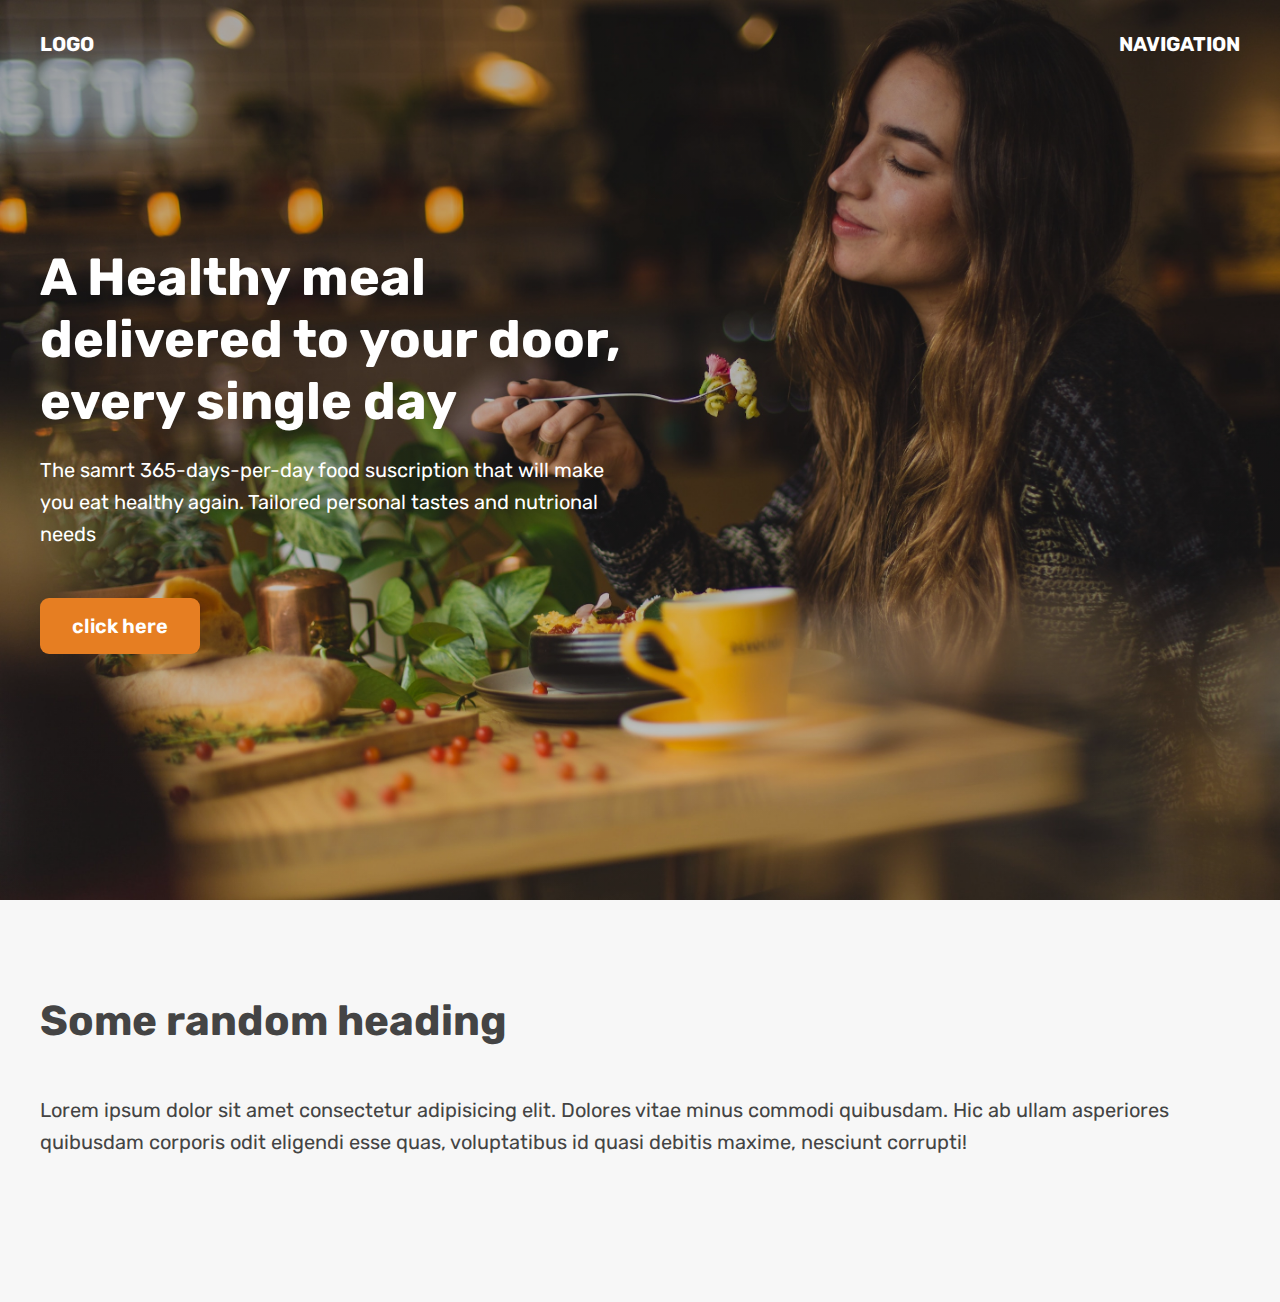
<file: 06-Components/05-hero.html>
<!DOCTYPE html>
<html lang="en">
  <head>
    <meta charset="UTF-8" />
    <meta name="viewport" content="width=device-width, initial-scale=1.0" />
    <link rel="preconnect" href="https://fonts.googleapis.com" />
    <link rel="preconnect" href="https://fonts.gstatic.com" crossorigin />
    <link
      href="https://fonts.googleapis.com/css2?family=Rubik:ital,wght@0,300..900;1,300..900&display=swap"
      rel="stylesheet"
    />
    <title>Omifood Hero section</title>
    <style>
      /* ------------------------ */
      /* GENERAL STYLES */
      /* ------------------------ */

      html {
        font-family: "Rubik", sans-serif;
        color: #444;
      }

      * {
        margin: 0;
        padding: 0;
        box-sizing: border-box;
      }
      .container {
        margin: 0 auto;
        width: 1200px;
      }

      header {
        height: 100vh;
        position: relative;
        background-image: linear-gradient(#00000047,#0000001d), url("hero.jpg");
        background-size: cover;
        color: #fff;

      }
      nav {
        font-size: 20px;
        font-weight: bold;
        display: flex;
        justify-content: space-between;
        padding-top: 32px;

        
      }
      .header-container {
        width: 1200px;
        position: absolute;
        left: 50%;
        top: 50%;
        
        transform: translate(-50%, -50%);
      }

      .header-container-inner {
        width: 50%;
      }

      h1 {
        font-size: 52px;
        margin-bottom: 22px;
      }

      p {
        font-size: 20px;
        line-height: 1.6;
        margin-bottom: 48px;
      }

      .btn:link,
      .btn:visited {
        font-size: 20px;
        font-weight: 600;
        background-color: #e67e22;
        color: #fff;
        text-decoration: none;
        padding: 16px 32px;
        display: inline-block;
        border-radius: 9px;
      }

      h2 {
        font-size: 42px;
        margin-bottom: 48px;
      }

      section {
        padding: 96px 0;
        background-color: #f7f7f7;
      }
    </style>
  </head>
  <body>
    <header>
      <nav class="container">
        <div>LOGO</div>
        <div>NAVIGATION</div>
      </nav>
      <div class="header-container">
        <div class="header-container-inner">
        <h1>A Healthy meal delivered to your door, every single day</h1>
        <p>
          The samrt 365-days-per-day food suscription that will make you eat
          healthy again. Tailored personal tastes and nutrional needs
        </p>
        <a href="#" class="btn">click here</a>
    </div>
      </div>
      </div>
    </header>
    <section>
      <div class="container">
        <h2>Some random heading</h2>
        <p>
          Lorem ipsum dolor sit amet consectetur adipisicing elit. Dolores vitae
          minus commodi quibusdam. Hic ab ullam asperiores quibusdam corporis
          odit eligendi esse quas, voluptatibus id quasi debitis maxime,
          nesciunt corrupti!
        </p>
      </div>
    </section>
  </body>
</html>
</file>
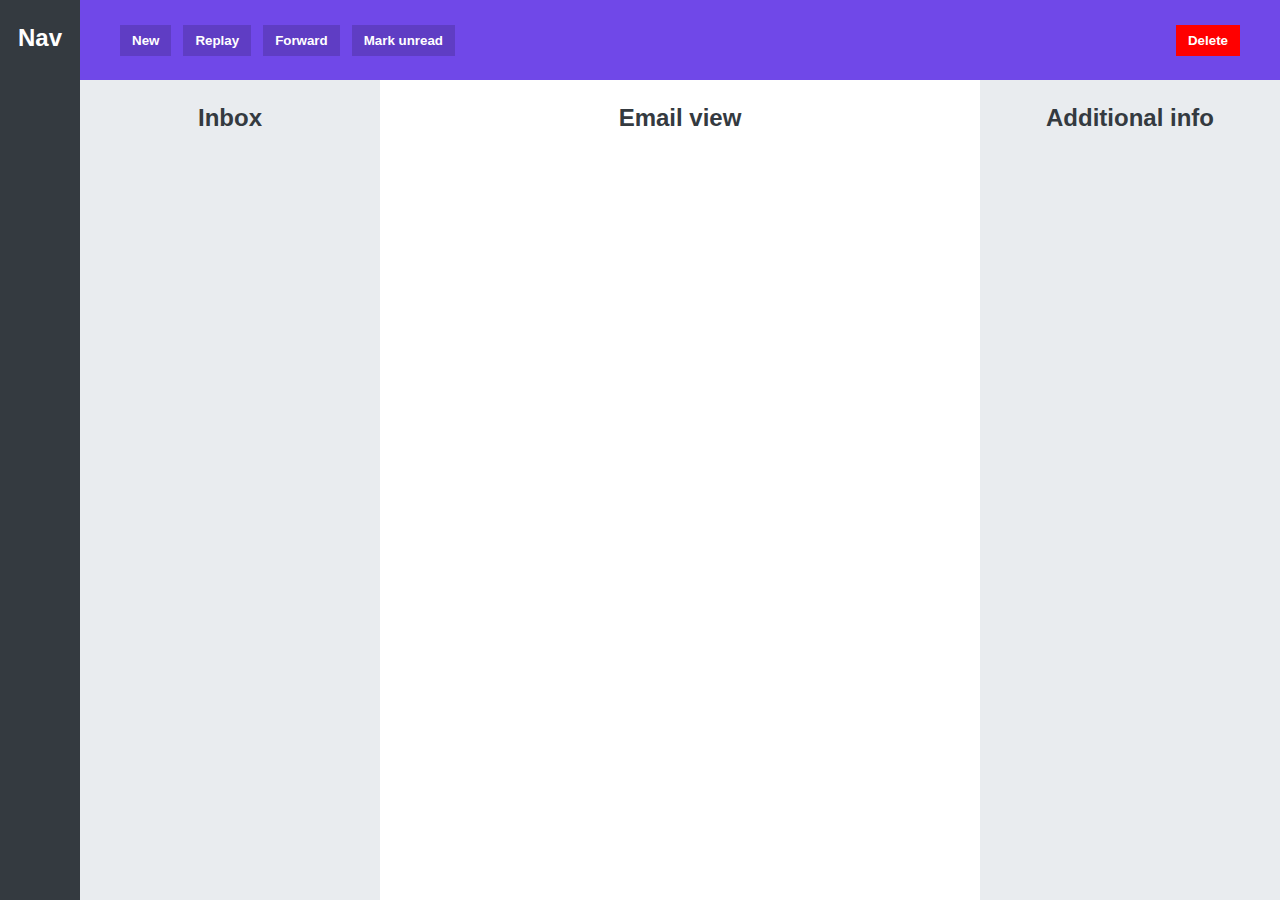
<file: 06-Components/06-app-layout.html>
<!DOCTYPE html>
<html lang="en">
  <head>
    <meta charset="UTF-8" />
    <meta name="viewport" content="width=device-width, initial-scale=1.0" />
    <title>App Layout</title>
  </head>
  <style>
    * {
      margin: 0;
      padding: 0;
      box-sizing: border-box;
    }

    body {
      font-family: sans-serif;
      color: #343a40;
      font-size: 24px;
      display: grid;
      grid-template-columns: 80px 1fr 2fr 1fr;
      grid-template-rows: 80px 1fr;
      height: 100vh;
      text-align: center;
      font-weight: bold;
    }

    nav,
    menu,
    section,
    main,
    aside {
      padding-top: 24px;
    }

    nav {
      background-color: #343a40;
      color: white;
      grid-row: 1/-1;
    }

    menu {
      background-color: #7048e8;
      color: white;
      grid-column: 2/-1;
      display: flex;
      align-items: center;
      gap: 12px;
      padding: 0 40px;
    }

    button {
      display: inline-block;
      background-color: #5f3dc4;
      font-weight: bold;
      cursor: pointer;
      border: none;
      color: white;
      padding: 8px 12px;
    }

    button:last-child {
      background-color: red;
      margin-left: auto;
    }

    aside {
      background-color: #e9ecef;
    }
    section {
      background-color: #e9ecef;
    }
  </style>
  <body>
    <nav>Nav</nav>
    <menu>
      <button>New</button>
      <button>Replay</button>
      <button>Forward</button>
      <button>Mark unread</button>
      <button>Delete</button>
    </menu>
    <section>Inbox</section>
    <main>Email view</main>
    <aside>Additional info</aside>
  </body>
</html>
</file>
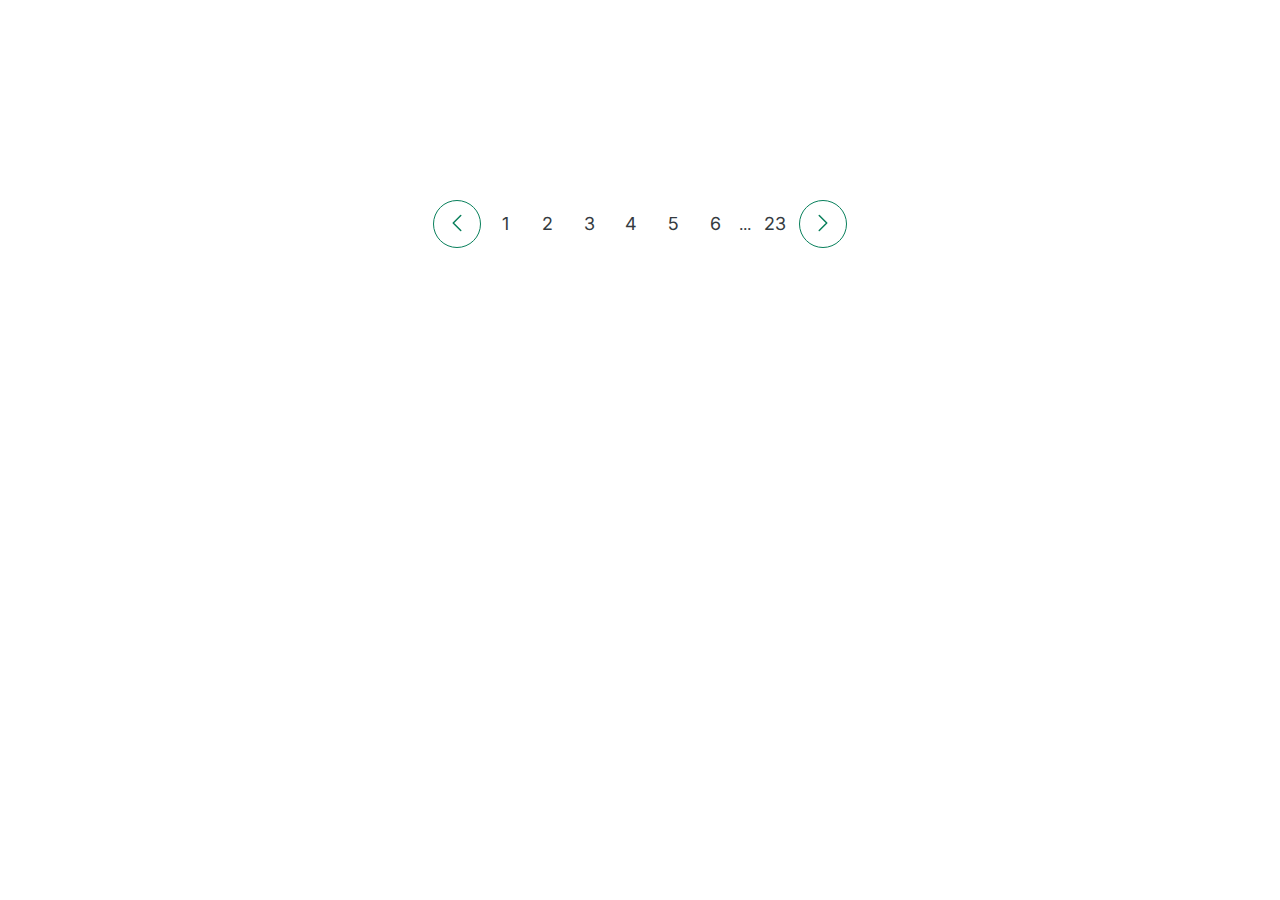
<file: 06-Components/pagination-solution.html>
<!DOCTYPE html>
<html lang="en">
  <head>
    <meta charset="UTF-8" />
    <meta name="viewport" content="width=device-width, initial-scale=1.0" />
    <link
      href="https://fonts.googleapis.com/css2?family=Inter:wght@100..900&display=swap"
      rel="stylesheet"
    />
    <title>Accordion Component</title>
    <style>
      /*
                SPACING SYSTEM (px)
                2 / 4 / 8 / 12 / 16 / 24 / 32 / 48 / 64 / 80 / 96 / 128

                FONT SIZE SYSTEM (px)
                10 / 12 / 14 / 16 / 18 / 20 / 24 / 30 / 36 / 44 / 52 / 62 / 74 / 86 / 98
                */

      /*
                MAIN COLOR: #087f5b
                GREY COLOR: #343a40
                */

      * {
        margin: 0;
        padding: 0;
        box-sizing: border-box;
      }

      /* ------------------------ */
      /* GENERAL STYLES */
      /* ------------------------ */
      body {
        font-family: "Inter", sans-serif;
        color: #343a40;
        line-height: 1;
        display: flex;
        justify-content: center;
        margin-top: 200px;
      }

      .pagination {
        display: flex;
        align-items: center;
        gap: 6px;
      }
      .btn {
        border: 1px solid #087f5b;
        height: 48px;
        width: 48px;
        border-radius: 50%;
        background: none;
        cursor: pointer;
      }

      .btn:hover {
        background-color: #087f5b;
      }

      .btn:hover .btn-icon {
        stroke: white;
      }

      .btn-icon {
        height: 24px;
        width: 24px;
        stroke: #087f5b;
      }
      .page-link:link,
      .page-link:visited {
        font-size: 18px;
        color: #343a40;
        text-decoration: none;
        height: 36px;
        width: 36px;
        display: flex;
        align-items: center;
        justify-content: center;
        border-radius: 50%;
      }

      .page-link:hover,
      .page-link:active {
        background-color: #087f5b;
        color: white;
      }
      .dots {
      }
    </style>
  </head>
  <body>
    <div class="pagination">
      <button class="btn">
        <svg
          xmlns="http://www.w3.org/2000/svg"
          fill="none"
          viewBox="0 0 24 24"
          stroke-width="1.5"
          stroke="currentColor"
          class="btn-icon"
        >
          <path
            stroke-linecap="round"
            stroke-linejoin="round"
            d="M15.75 19.5 8.25 12l7.5-7.5"
          />
        </svg>
      </button>
      <a href="#" class="page-link">1</a>
      <a href="#" class="page-link">2</a>
      <a href="#" class="page-link">3</a>
      <a href="#" class="page-link">4</a>
      <a href="#" class="page-link">5</a>
      <a href="#" class="page-link">6</a>
      <span class="dots">...</span>
      <a href="#" class="page-link">23</a>
      <button class="btn">
        <svg
          xmlns="http://www.w3.org/2000/svg"
          fill="none"
          viewBox="0 0 24 24"
          stroke-width="1.5"
          stroke="currentColor"
          class="btn-icon"
        >
          <path
            stroke-linecap="round"
            stroke-linejoin="round"
            d="m8.25 4.5 7.5 7.5-7.5 7.5"
          />
        </svg>
      </button>
    </div>
  </body>
</html>
</file>
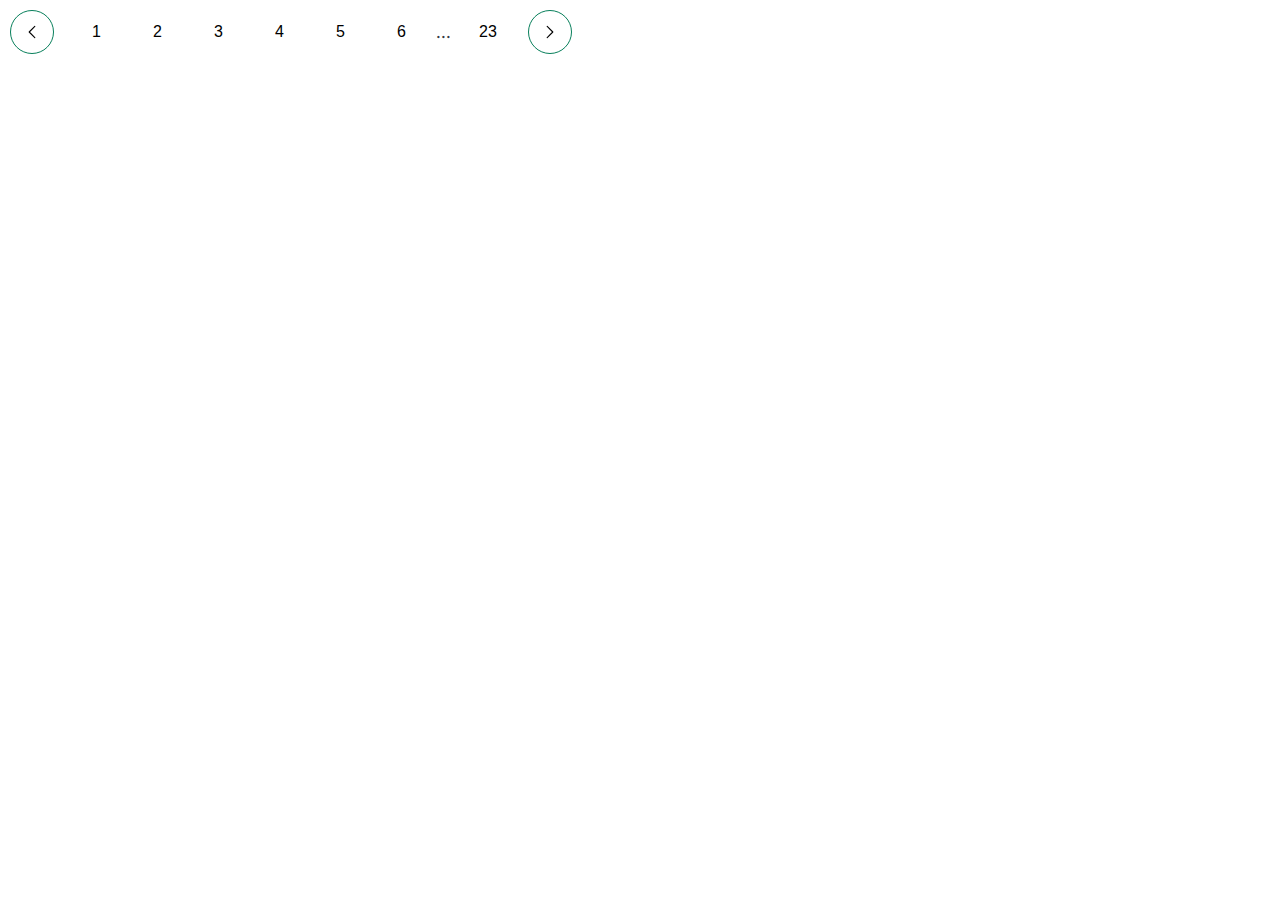
<file: 06-Components/Pagination.html>
<!DOCTYPE html>
<html lang="en">
  <head>
    <meta charset="UTF-8" />
    <meta name="viewport" content="width=device-width, initial-scale=1.0" />
    <link
      href="https://fonts.googleapis.com/css2?family=Inter:wght@100..900&display=swap"
      rel="stylesheet"
    />
    <title>Accordion Component</title>
    <style>
      /*
                SPACING SYSTEM (px)
                2 / 4 / 8 / 12 / 16 / 24 / 32 / 48 / 64 / 80 / 96 / 128

                FONT SIZE SYSTEM (px)
                10 / 12 / 14 / 16 / 18 / 20 / 24 / 30 / 36 / 44 / 52 / 62 / 74 / 86 / 98
                */

      /*
                MAIN COLOR: #087f5b
                GREY COLOR: #343a40
                */

      * {
        margin: 0;
        padding: 0;
        box-sizing: border-box;
      }

      .pagination-container{
        display: flex;
        align-items: center;
        justify-content: center;
        gap: 6px;
      }

      .btn {
        background-color: white;
        color: black;
        border: none;
        padding: 12px;
        margin: 10px;
        border-radius: 50%;
        cursor: pointer;
        display: flex;
        align-items: center;
        gap: 6px;
      }


      
      .btn:hover {
        background-color: #087f5b;
        color: white;
      }

      

      .icon-button-left {
        width: 18px;
        height: 18px;
        
      }

      .icon-button-right {
        width: 18px;
        height: 18px;
      }

      .arrow-btn{
        border: 1px solid #087f5b;
        border-radius: 50%;
        display: flex;
        align-items: center;
        justify-content: center;
       
      }

      span {
        font-size: 16px;
        font-weight: 500;
        display: flex;
        justify-content: center;
        align-items: center;
      }

      /* ------------------------ */
      /* GENERAL STYLES */
      /* ------------------------ */
      body {
        font-family: "Inter", sans-serif;
        color: #343a40;
        line-height: 1;
        display: flex;
      }
      .btn-number {
        background-color: white;
        color: black;
        border: none;
        padding: 12px;
        margin: 10px;
        width: 35px;
        height: 35px;
        border-radius: 50%;
        cursor: pointer;
        display: flex;
        justify-self: center;
        align-items: center;
        gap: 8px;
      }

      
    </style>
  </head>
  <body>
    <div class="pagination-container">
      <button class="btn arrow-btn ">
        <svg
          xmlns="http://www.w3.org/2000/svg"
          fill="none"
          viewBox="0 0 24 24"
          stroke-width="1.5"
          stroke="currentColor"
          class="icon-button-left"
        >
          <path
            stroke-linecap="round"
            stroke-linejoin="round"
            d="M15.75 19.5 8.25 12l7.5-7.5"
          />
        </svg>
      </button>
      <button class="btn btn-number"><span class="btn-span">1</span></button>
      <button class="btn btn-number"><span class="btn-span">2</span></button>
      <button class="btn btn-number"><span>3</span></button>
      <button class="btn btn-number"><span>4</span></button>
      <button class="btn btn-number"><span>5</span></button>
      <button class="btn btn-number"><span>6</span></button>
      <span class="btn-span">...</span>
      <button class="btn btn-number"><span>23</span></button>
      <button class="btn arrow-btn">
        <svg
          xmlns="http://www.w3.org/2000/svg"
          fill="none"
          viewBox="0 0 24 24"
          stroke-width="1.5"
          stroke="currentColor"
          class="icon-button-right"
        >
          <path
            stroke-linecap="round"
            stroke-linejoin="round"
            d="m8.25 4.5 7.5 7.5-7.5 7.5"
          />
        </svg>
      </button>
    </d>
  </body>
</html>
</file>
<file: 05-Design/style.css>
/*
SPACING SYSTEM (px)
2 / 4 / 8 / 12 / 16 / 24 / 32 / 48 / 64 / 80 / 96 / 128

FONT SIZE SYSTEM (px)
10 / 12 / 14 / 16 / 18 / 20 / 24 / 30 / 36 / 44 / 52 / 62 / 74 / 86 / 98
*/

/*
MAIN COLOR: #087f5b
GREY COLOR: #343a40
*/

* {
  margin: 0;
  padding: 0;
  box-sizing: border-box;
}

/* ------------------------ */
/* GENERAL STYLES */
/* ------------------------ */
body {
  font-family: "Inter", sans-serif;
  color: 343a40;
  border-bottom: 8px solid #087f5b;
}

.container {
  width: 960px;
  margin: 0 auto;
}

header,
section {
  margin-bottom: 96px;
}

h2 {
  margin-bottom: 48px;
  font-size: 36px;
}

.grid-3-cols {
  display: grid;
  grid-template-columns: repeat(3, 1fr);
  column-gap: 80px;
}

.btn:link,
.btn:visited {
  background-color: #087f5b;
  color: #fff;
  text-decoration: none;
  text-transform: uppercase;
  display: inline-block;
  font-weight: 500;
  border-radius: 100px;
}

.btn:hover,
.btn:active {
  background-color: #099268;
}

.btn--big {
  font-size: 18px;
  padding: 16px 32px;
}
.btn--small {
  font-size: 14px;
  padding: 8px 12px;
}
/* ------------------------ */
/* COMPONENT STYLES */
/* ------------------------ */

/* HEADER */
header {
  display: grid;
  grid-template-columns: repeat(2, 1fr);
  column-gap: 80px;
  margin-top: 64px;
}

.header-text-box {
  align-self: center;
}

h1 {
  margin-bottom: 32px;
  font-size: 44px;
  line-height: 1.1;
  letter-spacing: -2px;
}

.header-text {
  margin-bottom: 24px;
  font-size: 18px;
  line-height: 1.7;
}

img {
  width: 100%;
  border-radius: 10px;
}

/* FEATURES */
.features-icon {
  stroke: #087f5b;
  width: 32px;
  height: 32px;
  margin-bottom: 24px;
}

.features-title {
  margin-bottom: 16px;
  font-size: 20px;
}

.features-text {
  font-size: 18px;
  line-height: 1.7;
}

/* TESTIMONIAL */
.testimonial-section {
  background-color: #087f5b;
  color: #fff;
  padding: 24px;
  border-radius: 10px;
}

.testimonial-box {
  grid-column: 2 / -1;
  align-self: center;
}

.testimonial-box h2 {
  margin-bottom: 24px;
  font-size: 24px;
}

.testimonial-text {
  font-style: italic;
  margin-bottom: 24px;
  font-size: 18px;
  line-height: 1.7;
  color: #e6fcf5c5;
}

.testimonial-author {
  color: #e6fcf5c5;
}

/* CHAIRS */
.chair-box {
  padding: 24px;
}

h3 {
  margin-bottom: 24px;
  font-size: 20px;
}

.chair-details {
  list-style: none;
  margin-bottom: 24px;
}

.chair-details li {
  display: flex;
  align-items: center;
  gap: 12px;
  margin-bottom: 24px;
}

.chair-details li:last-child {
  margin-bottom: 0;
}

.chair-icon {
  stroke: #087f5b;
  width: 24px;
  height: 24px;
}

.chair-price {
  margin-top: 40px;
  display: flex;
  justify-content: space-between;
  font-size: 20px;
  align-items: center;
}

footer {
  margin-bottom: 48px;
  font-size: 14px;
  color: #495057;
}

.chair {
  border: 0px solid #000;
  transition: 300ms;
  box-shadow: rgba(105, 1, 1, 0.1) 0px 20px 30px;
  border-radius: 10px;
}

.chair img {
  border-bottom-right-radius: 0px;
  border-bottom-left-radius: 0px;
}
.chair:hover {
  border: 0px solid #000;
  transition: 300ms;
  box-shadow: rgba(105, 1, 1, 0.3) 0px 20px 30px;
}
</file>
<file: Section-03/styles.css>
* {
  /* border-top: 10px solid #1098ad; */
  margin: 0;
  padding: 0;
  box-sizing: border-box;
}

/* PAGE SECTIONS */
body {
  color: #444;
  font-family: sans-serif;

  border-top: 10px solid #1098ad;
  position: relative;
}

.container {
  width: 1200px;
  /* margin-left: auto;
  margin-right: auto; */
  margin: 0 auto;
}

.main-header {
  background-color: #f7f7f7;
  /* padding: 20px;
  padding-left: 40px;
  padding-right: 40px; */
  padding: 20px 40px;

  /* height: 80px; */
}

nav {
  font-size: 18px;
  /* text-align: center; */
}

.post-header {
  margin-bottom: 40px;
  /* position: relative; */
}

aside {
  background-color: #f7f7f7;
  border-top: 5px solid #1098ad;
  border-bottom: 5px solid #1098ad;
  padding: 50px 40px;
}

/* SMALLER ELEMENTS */
h1,
h2,
h3 {
  color: #1098ad;
}

h1 {
  font-size: 26px;
  text-transform: uppercase;
  font-style: italic;
}

h2 {
  font-size: 40px;
  margin-bottom: 30px;
}

h3 {
  font-size: 30px;
  margin-bottom: 20px;
  margin-top: 40px;
}

h4 {
  font-size: 20px;
  text-transform: uppercase;
  text-align: center;
  margin-bottom: 30px;
}

p {
  font-size: 22px;
  line-height: 1.5;
  margin-bottom: 15px;
}

ul,
ol {
  margin-left: 50px;
  margin-bottom: 20px;
}

li {
  font-size: 20px;
  margin-bottom: 10px;
  /* display: inline; */
}

li:last-child {
  margin-bottom: 0;
}

/* footer p {
  font-size: 16px;
} */

/* article header p {
  font-style: italic;
} */

.author {
  font-style: italic;
  font-size: 18px;
}

#copyright {
  font-size: 16px;
}

.related-author {
  font-size: 18px;
  font-weight: bold;
}

/* ul {
  list-style: none;
} */

.related {
  list-style: none;
  margin-left: 0;
}

body {
  /* background-color: orangered; */
}

/* .first-li {
  font-weight: bold;
} */

li:first-child {
  font-weight: bold;
}

li:last-child {
  font-style: italic;
}

li:nth-child(even) {
  /* color: red; */
}

/* Misconception: this won't work! */
article p:first-child {
  color: red;
}

/* Styling links */
a:link {
  color: #1098ad;
  text-decoration: none;
}

a:visited {
  /* color: #777; */
  color: #1098ad;
}

a:hover {
  color: orangered;
  font-weight: bold;
  text-decoration: underline orangered;
}

a:active {
  background-color: black;
  font-style: italic;
}
/* LVHA */

.post-img {
  width: 100%;
  height: auto;
}

nav a:link {
  /* background-color: orangered;
  margin: 20px;
  padding: 20px;

  display: block; */

  margin-right: 30px;
  display: inline-block;
}

nav a:link:last-child {
  margin-right: 0;
}

button {
  font-size: 22px;
  padding: 20px;
  cursor: pointer;

  position: absolute;
  /* top: 50px;
  left: 50px; */
  bottom: 50px;
  right: 50px;
}

h1::first-letter {
  font-style: normal;
  margin-right: 5px;
}

h3 + p::first-line {
  /* color: red; */
}

h2 {
  /* background-color: orange; */
  position: relative;
}

h2::before {
  content: "TOP";
  background-color: #ffe70e;
  color: #444;
  font-size: 16px;
  font-weight: bold;
  display: inline-block;
  padding: 5px 10px;
  position: absolute;
  top: -10px;
  right: -25px;
}

/* Resolving conflicts */
/* #copyright {
  color: red;
}

.copyright {
  color: blue;
}

.text {
  color: yellow;
}

footer p {
  color: green !important;
} */

/* nav a:link,
nav p {
  font-size: 18px;
} */

/* article {
  width: 825px;
  float: left;
}
aside {
  width: 300px;
  float: right;
}
footer {
  clear: both;
} */

.main-header {
  display: flex;
  align-items: center;
  justify-content: space-between;
}
.author-box {
  display: flex;
  align-items: center;
  margin-bottom: 15px;
}

.author {
  margin-bottom: 0;
  margin-left: 15px;
}
.related-post {
  display: flex;
  align-items: center;
  gap: 20px;
}

.related-link:link {
  font-size: 17px;
  font-weight: bold;
  font-style: normal;
  margin-bottom: 5px;
  display: block;
}
.related-author {
  margin-bottom: 0;
  font-size: 14px;
  font-weight: normal;
  font-style: italic;
}

/*FLEXBOX Layout*/
/* .row {
  display: flex;
  gap: 75px;
  align-items: self-start;
}


flex-grow:0;
flex-shrink:0;
flex-basis:auto;


article {
  flex: 1;
}
aside {
  flex: 0 0 300px;
} */

.container {
  display: grid;
  grid-template-columns: 1fr 300px;
  column-gap: 75px;
  row-gap: 60px;
}
.main-header {
  grid-column: 1 / -1;
}

aside {
  align-self: start;
}
footer {
  grid-column: 1 /-1;
}
</file>
